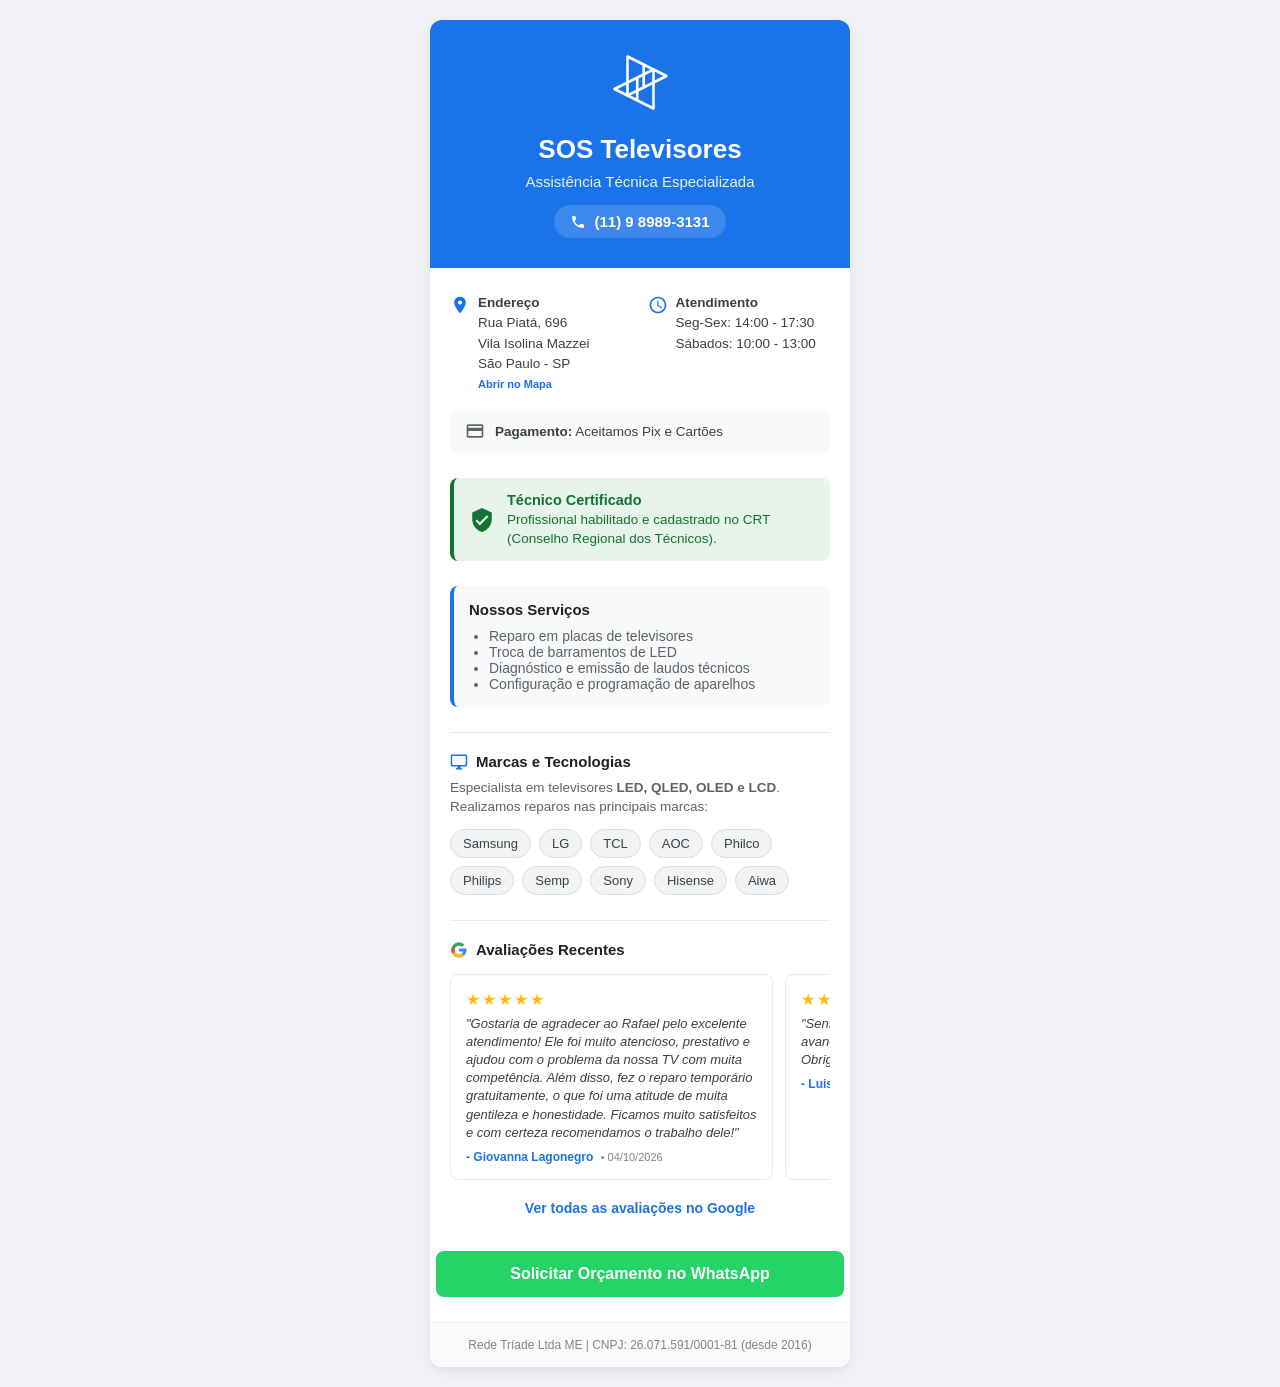
<file: index.html>
<!DOCTYPE html>
<html lang="pt-BR">
<head>
    <meta charset="UTF-8">
    <meta name="viewport" content="width=device-width, initial-scale=1.0">
    
    <!-- Meta Tags Básicas e para WhatsApp/Redes Sociais -->
    <title>SOS Televisores | Conserto e Assistência Técnica</title>
    <meta name="description" content="Assistência Técnica Especializada em televisores LED, QLED, OLED e LCD na Vila Isolina Mazzei, SP.">
    <meta property="og:title" content="SOS Televisores | Assistência Técnica">
    <meta property="og:description" content="Especialista em televisores LED, QLED, OLED e LCD. Reparo de placas, barramentos de LED e laudos técnicos.">
    <meta property="og:type" content="website">
    <!-- Quando você tiver uma imagem hospedada na internet, cole o link dela no content abaixo para aparecer no WhatsApp -->
    <meta property="og:image" content="https://i.imgur.com/link-da-sua-imagem.jpg">

    <style>
        body {
            font-family: -apple-system, BlinkMacSystemFont, "Segoe UI", Roboto, Helvetica, Arial, sans-serif;
            background-color: #f0f2f5;
            margin: 0;
            padding: 20px;
            display: flex;
            justify-content: center;
            align-items: center;
            min-height: 100vh;
        }
        .card {
            background: #ffffff;
            width: 100%;
            max-width: 420px;
            border-radius: 12px;
            box-shadow: 0 4px 12px rgba(0,0,0,0.08);
            overflow: hidden;
        }
        .header {
            background-color: #1a73e8;
            color: #ffffff;
            padding: 30px 20px;
            text-align: center;
        }
        
        /* Estilos do Logotipo em SVG */
        .logo-svg {
            width: 65px;
            height: 65px;
            margin-bottom: 15px;
        }
        
        .header h1 {
            margin: 0;
            font-size: 26px;
            font-weight: 600;
        }
        .header p {
            margin: 8px 0 0;
            font-size: 15px;
            opacity: 0.9;
        }
        
        /* Estilo para o telefone no cabeçalho */
        .header-phone {
            display: inline-flex;
            align-items: center;
            margin-top: 15px;
            color: #ffffff;
            text-decoration: none;
            font-size: 15px;
            font-weight: 600;
            background-color: rgba(255, 255, 255, 0.15);
            padding: 8px 16px;
            border-radius: 20px;
            transition: background-color 0.2s;
        }
        .header-phone:hover {
            background-color: rgba(255, 255, 255, 0.25);
        }
        .header-phone svg {
            width: 16px;
            height: 16px;
            fill: #ffffff;
            margin-right: 8px;
        }

        .content {
            padding: 25px 20px;
        }
        
        /* Layout de colunas para Endereço e Horário */
        .info-columns {
            display: flex;
            justify-content: space-between;
            gap: 15px;
            margin-bottom: 15px;
        }
        .info-col {
            flex: 1;
            display: flex;
            align-items: flex-start;
            font-size: 13.5px;
            color: #3c4043;
            line-height: 1.5;
        }
        .info-col svg {
            width: 20px;
            height: 20px;
            margin-right: 8px;
            fill: #1a73e8;
            flex-shrink: 0;
            margin-top: 2px;
        }
        
        /* Estilo interativo para o link de endereço */
        .address-link {
            color: inherit;
            text-decoration: none;
            transition: color 0.2s;
            display: inline-block;
        }
        .address-link:hover {
            color: #1a73e8;
        }
        .link-hint {
            font-size: 11px;
            color: #1a73e8;
            display: block;
            margin-top: 2px;
            font-weight: 600;
        }

        /* Seção de Pagamento */
        .payment-info {
            display: flex;
            align-items: center;
            font-size: 13.5px;
            color: #3c4043;
            background-color: #f8f9fa;
            padding: 12px 15px;
            border-radius: 8px;
            margin-bottom: 25px;
        }
        .payment-info svg {
            width: 20px;
            height: 20px;
            fill: #5f6368;
            margin-right: 10px;
            flex-shrink: 0;
        }

        /* Selo de Credibilidade - CRT */
        .credibility-badge {
            display: flex;
            align-items: center;
            background-color: #e6f4ea;
            padding: 12px 15px;
            border-radius: 8px;
            margin-bottom: 25px;
            border-left: 4px solid #137333;
        }
        .credibility-badge svg {
            width: 26px;
            height: 26px;
            fill: #137333;
            margin-right: 12px;
            flex-shrink: 0;
        }
        .credibility-badge div {
            font-size: 13.5px;
            color: #137333;
            line-height: 1.4;
        }
        .credibility-badge strong {
            font-size: 14.5px;
        }

        .services {
            background-color: #f8f9fa;
            padding: 15px;
            border-radius: 8px;
            margin-top: 10px;
            border-left: 4px solid #1a73e8;
        }
        .services h3 {
            margin: 0 0 10px;
            font-size: 15px;
            color: #202124;
        }
        .services ul {
            margin: 0;
            padding: 0 0 0 20px;
            font-size: 14px;
            color: #5f6368;
        }

        /* Seção de Marcas e Tecnologias (Nuvem de Tags) */
        .brands {
            margin-top: 25px;
            padding-top: 20px;
            border-top: 1px solid #e8eaed;
        }
        .brands h3 {
            margin: 0 0 8px;
            font-size: 15px;
            color: #202124;
            display: flex;
            align-items: center;
        }
        .brands h3 svg {
            width: 18px;
            height: 18px;
            margin-right: 8px;
            fill: #1a73e8;
        }
        .brands p {
            font-size: 13.5px;
            color: #5f6368;
            margin: 0 0 12px;
            line-height: 1.4;
        }
        .tags-container {
            display: flex;
            flex-wrap: wrap;
            gap: 8px;
        }
        .tag {
            background-color: #f1f3f4;
            color: #3c4043;
            padding: 6px 12px;
            border-radius: 16px;
            font-size: 13px;
            font-weight: 500;
            border: 1px solid #dadce0;
        }
        
        .reviews {
            margin-top: 25px;
            padding-top: 20px;
            border-top: 1px solid #e8eaed;
        }
        .reviews h3 {
            margin: 0 0 15px;
            font-size: 15px;
            color: #202124;
            display: flex;
            align-items: center;
        }
        .reviews h3 svg {
            width: 18px;
            height: 18px;
            margin-right: 8px;
        }
        .carousel-container {
            display: flex;
            overflow-x: auto;
            scroll-snap-type: x mandatory;
            gap: 12px;
            padding-bottom: 15px;
            scrollbar-width: thin;
            scrollbar-color: #dadce0 transparent;
        }
        .carousel-container::-webkit-scrollbar {
            height: 6px;
        }
        .carousel-container::-webkit-scrollbar-track {
            background: transparent;
        }
        .carousel-container::-webkit-scrollbar-thumb {
            background-color: #dadce0;
            border-radius: 10px;
        }
        .review-card {
            flex: 0 0 85%;
            scroll-snap-align: start;
            background-color: #ffffff;
            border: 1px solid #e8eaed;
            padding: 15px;
            border-radius: 8px;
            box-sizing: border-box;
        }
        .stars {
            color: #fbbc04;
            font-size: 16px;
            letter-spacing: 2px;
            margin-bottom: 6px;
        }
        .review-text {
            font-size: 13px;
            color: #3c4043;
            margin: 0 0 8px;
            font-style: italic;
            line-height: 1.4;
        }
        .review-author {
            font-size: 12px;
            color: #1a73e8;
            font-weight: 600;
        }
        .review-date {
            color: #80868b;
            font-weight: normal;
            font-size: 11px;
            margin-left: 4px;
        }
        .btn-maps {
            display: block;
            text-align: center;
            font-size: 14px;
            color: #1a73e8;
            text-decoration: none;
            margin-top: 5px;
            font-weight: 600;
        }
        .btn-maps:hover {
            text-decoration: underline;
        }

        .btn-whatsapp {
            display: block;
            width: calc(100% - 40px);
            margin: 10px auto 25px;
            background-color: #25D366;
            color: white;
            text-align: center;
            padding: 14px;
            border-radius: 8px;
            text-decoration: none;
            font-weight: bold;
            font-size: 16px;
            transition: background-color 0.2s;
        }
        .btn-whatsapp:hover {
            background-color: #128C7E;
        }
        .footer {
            text-align: center;
            font-size: 12px;
            color: #80868b;
            padding: 15px;
            border-top: 1px solid #e8eaed;
            background-color: #fafafa;
        }
    </style>
</head>
<body>

<div class="card">
    <div class="header">
        <!-- Logotipo Geométrico desenhado em código -->
        <svg viewBox="0 0 100 100" class="logo-svg" xmlns="http://www.w3.org/2000/svg">
            <g stroke="#ffffff" stroke-width="4" stroke-linecap="round" stroke-linejoin="round" fill="none">
                <!-- Triângulo apontando para direita -->
                <polygon points="30,10 90,40 30,70" />
                <!-- Triângulo apontando para esquerda -->
                <polygon points="70,30 10,60 70,90" />
                <!-- Linha no centro do triângulo da direita -->
                <line x1="55" y1="25" x2="55" y2="55" />
                <!-- Linha no centro do triângulo da esquerda -->
                <line x1="45" y1="45" x2="45" y2="75" />
            </g>
        </svg>
        
        <h1>SOS Televisores</h1>
        <p>Assistência Técnica Especializada</p>
        
        <!-- Botão de Telefone no Cabeçalho (SVG Branco) -->
        <a href="https://wa.me/5511989893131?text=Olá,%20preciso%20de%20um%20orçamento%20para%20minha%20TV!" target="_blank" class="header-phone">
            <svg viewBox="0 0 24 24"><path d="M6.62 10.79c1.44 2.83 3.76 5.14 6.59 6.59l2.2-2.2c.27-.27.67-.36 1.02-.24 1.12.37 2.33.57 3.57.57.55 0 1 .45 1 1V20c0 .55-.45 1-1 1-9.39 0-17-7.61-17-17 0-.55.45-1 1-1h3.5c.55 0 1 .45 1 1 0 1.25.2 2.45.57 3.57.11.35.03.74-.25 1.02l-2.2 2.2z"/></svg>
            (11) 9 8989-3131
        </a>
    </div>
    
    <div class="content">
        
        <!-- Colunas: Endereço (Esquerda) e Horário (Direita) -->
        <div class="info-columns">
            <div class="info-col">
                <svg viewBox="0 0 24 24"><path d="M12 2C8.13 2 5 5.13 5 9c0 5.25 7 13 7 13s7-7.75 7-13c0-3.87-3.13-7-7-7zm0 9.5c-1.38 0-2.5-1.12-2.5-2.5s1.12-2.5 2.5-2.5 2.5 1.12 2.5 2.5-1.12 2.5-2.5 2.5z"/></svg>
                <div>
                    <!-- Endereço agora é um link interativo para o Google Maps -->
                    <a href="https://maps.google.com/?q=Rua+Piatá,+696,+Vila+Isolina+Mazzei,+São+Paulo" target="_blank" class="address-link">
                        <strong>Endereço</strong><br>
                        Rua Piatá, 696<br>
                        Vila Isolina Mazzei<br>
                        São Paulo - SP
                        <span class="link-hint">Abrir no Mapa</span>
                    </a>
                </div>
            </div>

            <div class="info-col">
                <svg viewBox="0 0 24 24"><path d="M11.99 2C6.47 2 2 6.48 2 12s4.47 10 9.99 10C17.52 22 22 17.52 22 12S17.52 2 11.99 2zM12 20c-4.42 0-8-3.58-8-8s3.58-8 8-8 8 3.58 8 8-3.58 8-8 8zm.5-13H11v6l5.25 3.15.75-1.23-4.5-2.67z"/></svg>
                <div>
                    <strong>Atendimento</strong><br>
                    Seg-Sex: 14:00 - 17:30<br>
                    Sábados: 10:00 - 13:00
                </div>
            </div>
        </div>

        <!-- Opções de Pagamento -->
        <div class="payment-info">
            <svg viewBox="0 0 24 24"><path d="M20 4H4c-1.11 0-1.99.89-1.99 2L2 18c0 1.11.89 2 2 2h16c1.11 0 2-.89 2-2V6c0-1.11-.89-2-2-2zm0 14H4v-6h16v6zm0-10H4V6h16v2z"/></svg>
            <div>
                <strong>Pagamento:</strong> Aceitamos Pix e Cartões
            </div>
        </div>

        <!-- Selo de Credibilidade / CRT -->
        <div class="credibility-badge">
            <svg viewBox="0 0 24 24"><path d="M12 1L3 5v6c0 5.55 3.84 10.74 9 12 5.16-1.26 9-6.45 9-12V5l-9-4zm-2 16l-4-4 1.41-1.41L10 14.17l6.59-6.59L18 9l-8 8z"/></svg>
            <div>
                <strong>Técnico Certificado</strong><br>
                Profissional habilitado e cadastrado no CRT (Conselho Regional dos Técnicos).
            </div>
        </div>

        <!-- Especialidades -->
        <div class="services">
            <h3>Nossos Serviços</h3>
            <ul>
                <li>Reparo em placas de televisores</li>
                <li>Troca de barramentos de LED</li>
                <li>Diagnóstico e emissão de laudos técnicos</li>
                <li>Configuração e programação de aparelhos</li>
            </ul>
        </div>

        <!-- Marcas e Tecnologias (Nuvem de Tags) -->
        <div class="brands">
            <h3>
                <svg viewBox="0 0 24 24"><path d="M21 2H3c-1.1 0-2 .9-2 2v12c0 1.1.9 2 2 2h7v2H8v2h8v-2h-2v-2h7c1.1 0 2-.9 2-2V4c0-1.1-.9-2-2-2zm0 14H3V4h18v12z"/></svg>
                Marcas e Tecnologias
            </h3>
            <p>Especialista em televisores <strong>LED, QLED, OLED e LCD</strong>. Realizamos reparos nas principais marcas:</p>
            <div class="tags-container">
                <span class="tag">Samsung</span>
                <span class="tag">LG</span>
                <span class="tag">TCL</span>
                <span class="tag">AOC</span>
                <span class="tag">Philco</span>
                <span class="tag">Philips</span>
                <span class="tag">Semp</span>
                <span class="tag">Sony</span>
                <span class="tag">Hisense</span>
                <span class="tag">Aiwa</span>
            </div>
        </div>

        <!-- Avaliações do Google Maps -->
        <div class="reviews">
            <h3>
                <svg viewBox="0 0 48 48" style="fill: currentColor;"><path fill="#4285F4" d="M43.611,20.083H42V20H24v8h11.303c-1.649,4.657-6.08,8-11.303,8c-6.627,0-12-5.373-12-12c0-6.627,5.373-12,12-12c3.059,0,5.842,1.154,7.961,3.039l5.657-5.657C34.046,6.053,29.268,4,24,4C12.955,4,4,12.955,4,24c0,11.045,8.955,20,20,20c11.045,0,20-8.955,20-20C44,22.659,43.862,21.35,43.611,20.083z"/><path fill="#34A853" d="M6.306,14.691l6.571,4.819C14.655,15.108,18.961,12,24,12c3.059,0,5.842,1.154,7.961,3.039l5.657-5.657C34.046,6.053,29.268,4,24,4C16.318,4,9.656,8.337,6.306,14.691z"/><path fill="#FBBC05" d="M24,44c5.166,0,9.86-1.977,13.409-5.192l-6.19-5.238C29.211,35.091,26.715,36,24,36c-5.202,0-9.619-3.317-11.283-7.946l-6.522,5.025C9.505,39.556,16.227,44,24,44z"/><path fill="#EA4335" d="M12.717,28.054C12.244,26.756,12,25.405,12,24c0-1.402,0.244-2.753,0.716-4.049L6.194,14.85C4.434,17.61,3.404,20.73,3.404,24c0,3.342,1.066,6.536,2.894,9.351L12.717,28.054z"/></svg>
                Avaliações Recentes
            </h3>
            
            <div class="carousel-container">
                <div class="review-card">
                    <div class="stars">★★★★★</div>
                    <p class="review-text">"Gostaria de agradecer ao Rafael pelo excelente atendimento! Ele foi muito atencioso, prestativo e ajudou com o problema da nossa TV com muita competência. Além disso, fez o reparo temporário gratuitamente, o que foi uma atitude de muita gentileza e honestidade. Ficamos muito satisfeitos e com certeza recomendamos o trabalho dele!"</p>
                    <div class="review-author">- Giovanna Lagonegro <span class="review-date">• 04/10/2026</span></div>
                </div>

                <div class="review-card">
                    <div class="stars">★★★★★</div>
                    <p class="review-text">"Sensacional. Uma atenção ímpar, conhecimento avançado, rapidez e preço justo. Me tornei cliente. Obrigado, Rafael!"</p>
                    <div class="review-author">- Luis Collicchio <span class="review-date">• 30/09/2026</span></div>
                </div>

                <div class="review-card">
                    <div class="stars">★★★★★</div>
                    <p class="review-text">"RECOMENDO DE OLHOS FECHADOS! Rafael é muito honesto, rápido, de conhecimento ímpar, sem enrolação. Veio em casa, arrumou a tv sem inventar defeitos, esclareceu direitinho, pontual. Podem chamar com confiança, nota 1000!!!"</p>
                    <div class="review-author">- Cris Brida <span class="review-date">• 05/02/2026</span></div>
                </div>
                
                <div class="review-card">
                    <div class="stars">★★★★★</div>
                    <p class="review-text">"Ótimo atendimento, Rapidez, eficiência e segurança foi o que senti ao usar os serviços da SOS Televisores."</p>
                    <div class="review-author">- Rosana maria Silva <span class="review-date">• 01/10/2026</span></div>
                </div>
            </div>

            <a href="https://maps.app.goo.gl/bGTUkomxiXrhBNgo8" target="_blank" class="btn-maps">Ver todas as avaliações no Google</a>
        </div>
    </div>

    <a href="https://wa.me/5511989893131?text=Olá,%20preciso%20de%20um%20orçamento%20para%20minha%20TV!" target="_blank" class="btn-whatsapp">
        Solicitar Orçamento no WhatsApp
    </a>
    
    <div class="footer">
        Rede Tríade Ltda ME | CNPJ: 26.071.591/0001-81 (desde 2016)
    </div>
</div>

</body>
</html>
</file>
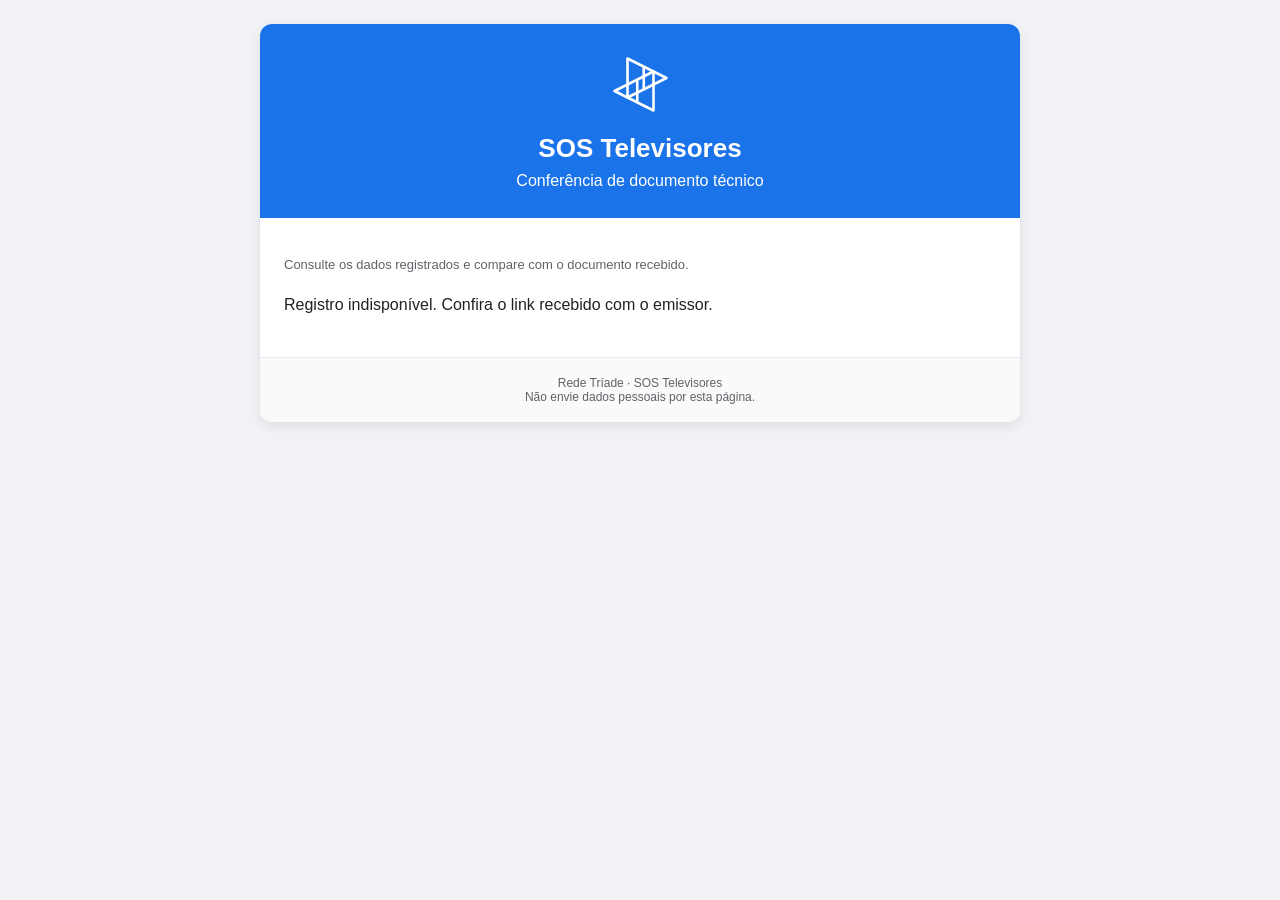
<file: autenticar/index.html>
<!doctype html>
<html lang="pt-BR">
<head>
  <meta charset="utf-8">
  <meta name="viewport" content="width=device-width, initial-scale=1">
  <meta name="robots" content="noindex,nofollow,noarchive">
  <meta name="referrer" content="no-referrer">
  <meta http-equiv="Content-Security-Policy" content="default-src 'none'; script-src 'self'; style-src 'self'; connect-src 'self'; img-src 'self' data:; base-uri 'none'; form-action 'none'">
  <title>SOS Televisores | Conferência de laudo</title>
  <link rel="stylesheet" href="styles.css">
  <script src="config.js" defer></script>
  <script src="core.js" defer></script>
  <script src="app.js" defer></script>
</head>
<body>
<main class="card">
  <header class="header">
    <svg viewBox="0 0 100 100" class="logo-svg" aria-hidden="true"><g stroke="currentColor" stroke-width="4" stroke-linecap="round" stroke-linejoin="round" fill="none"><polygon points="30,10 90,40 30,70"/><polygon points="70,30 10,60 70,90"/><path d="M55 25v30M45 45v30"/></g></svg>
    <h1>SOS Televisores</h1><p>Conferência de documento técnico</p>
  </header>
  <div class="content">
    <p id="record-kind" class="notice">Consulte os dados registrados e compare com o documento recebido.</p>
    <p id="message" role="status" aria-live="polite">Preparando consulta…</p>
    <button id="retry" class="button" type="button" hidden>Tentar novamente</button>
    <section id="gateway" hidden><p>Confira o nome, os valores e os demais dados do laudo. A consulta será aberta no serviço Google da SOS Televisores, sem cadastro.</p><a id="open-viewer" class="button" rel="noreferrer noopener">Conferir laudo</a></section>
    <section id="result" hidden aria-label="Dados registrados">
      <p id="status" class="status"></p>
      <p class="notice">Compare estas informações com o PDF ou impresso recebido. Se houver diferença no nome, nos valores ou em qualquer outro dado, entre em contato com a SOS Televisores.</p>
      <div class="comparison"><span>Cliente registrado</span><strong id="comparison-name"></strong><span>Total declarado na emissão</span><strong id="comparison-total" class="comparison-total"></strong></div>
      <h2>Identificação do documento</h2><dl id="identity"></dl>
      <h2>Equipamento</h2><dl id="equipment"></dl>
      <h2>Diagnóstico / descrição técnica</h2><p id="technical" class="prewrap"></p>
      <h2>Peças e valores declarados</h2><div class="table-scroll"><table><caption>Composição registrada na emissão</caption><thead><tr><th>Qtd.</th><th>Peça</th><th>Código</th><th>Unitário</th><th>Subtotal</th></tr></thead><tbody id="parts"></tbody></table></div>
      <dl id="totals"></dl><p id="empty-parts" hidden>Sem peças registradas nesta emissão.</p>
      <p class="notice">O link permite acesso aos dados exibidos. Compartilhe somente com quem precisa conferir o documento.</p>
    </section>
    <noscript>Ative JavaScript para conferir a assinatura e consultar este protótipo.</noscript>
  </div>
  <footer>Rede Tríade · SOS Televisores<br>Não envie dados pessoais por esta página.</footer>
</main>
</body></html>
</file>
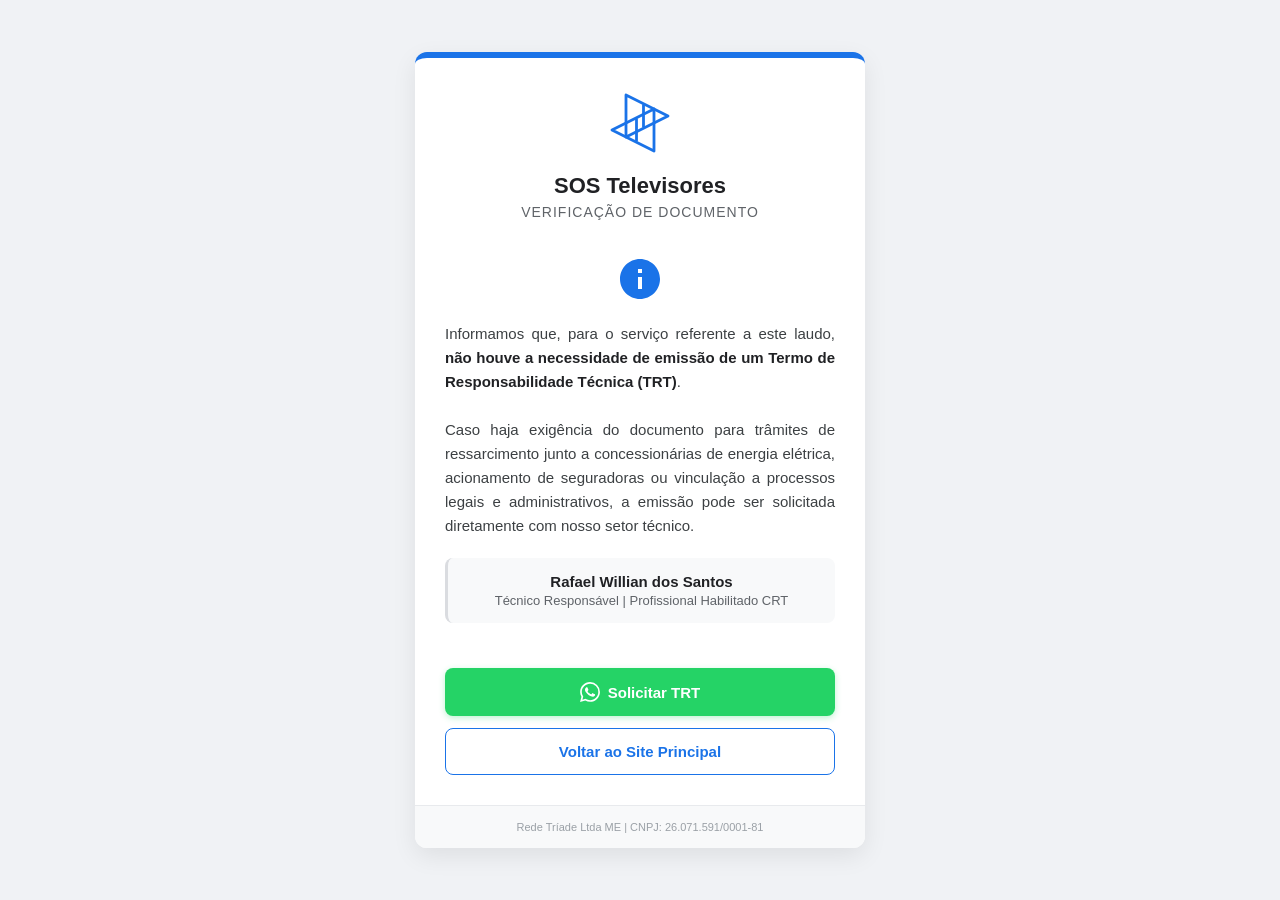
<file: trt/index.html>
<!DOCTYPE html>
<html lang="pt-BR">
<head>
    <meta charset="UTF-8">
    <meta name="viewport" content="width=device-width, initial-scale=1.0">
    <title>Validação de Laudo Técnico | SOS Televisores</title>
    
    <style>
        body {
            font-family: -apple-system, BlinkMacSystemFont, "Segoe UI", Roboto, Helvetica, Arial, sans-serif;
            background-color: #f0f2f5;
            margin: 0;
            padding: 15px;
            display: flex;
            justify-content: center;
            align-items: center;
            min-height: 100vh;
            box-sizing: border-box;
        }
        
        .document-card {
            background: #ffffff;
            width: 100%;
            max-width: 450px;
            border-radius: 12px;
            box-shadow: 0 8px 24px rgba(0,0,0,0.08);
            overflow: hidden;
            border-top: 6px solid #1a73e8;
            display: flex;
            flex-direction: column;
        }
        
        .header {
            padding: 30px 20px 15px;
            text-align: center;
        }
        
        /* Logotipo com cor invertida para fundo branco */
        .logo-svg {
            width: 70px;
            height: 70px;
            margin: 0 auto 15px;
            display: block;
        }
        
        .header h1 {
            margin: 0;
            font-size: 22px;
            color: #202124;
            font-weight: 600;
        }
        
        .header p {
            margin: 5px 0 0;
            font-size: 14px;
            color: #5f6368;
            text-transform: uppercase;
            letter-spacing: 1px;
        }
        
        .content {
            padding: 20px 30px;
            text-align: center;
        }
        
        .icon-status {
            width: 48px;
            height: 48px;
            fill: #1a73e8;
            margin-bottom: 15px;
        }
        
        .technical-message {
            font-size: 15px;
            color: #3c4043;
            line-height: 1.6;
            margin: 0 0 20px;
            text-align: justify;
        }

        .technical-message strong {
            color: #202124;
        }
        
        .signature-block {
            background-color: #f8f9fa;
            border-radius: 8px;
            padding: 15px;
            margin-bottom: 25px;
            text-align: center;
            border-left: 3px solid #dadce0;
        }
        
        .signature-block .name {
            font-weight: 600;
            color: #202124;
            font-size: 15px;
            margin: 0 0 3px;
        }
        
        .signature-block .title {
            font-size: 13px;
            color: #5f6368;
            margin: 0;
        }

        .action-buttons {
            display: flex;
            flex-direction: column;
            gap: 12px;
            padding: 0 30px 30px;
        }
        
        .btn {
            display: flex;
            justify-content: center;
            align-items: center;
            width: 100%;
            padding: 14px;
            border-radius: 8px;
            text-decoration: none;
            font-weight: 600;
            font-size: 15px;
            transition: all 0.2s ease;
            box-sizing: border-box;
        }
        
        .btn-whatsapp {
            background-color: #25D366;
            color: white;
            box-shadow: 0 2px 6px rgba(37, 211, 102, 0.3);
        }
        
        .btn-whatsapp:hover {
            background-color: #128C7E;
        }
        
        .btn-whatsapp svg {
            width: 20px;
            height: 20px;
            fill: currentColor;
            margin-right: 8px;
        }

        .btn-site {
            background-color: #ffffff;
            color: #1a73e8;
            border: 1px solid #1a73e8;
        }
        
        .btn-site:hover {
            background-color: #f4f8fe;
        }
        
        .footer-note {
            text-align: center;
            font-size: 11px;
            color: #9aa0a6;
            padding: 15px;
            background-color: #f8f9fa;
            border-top: 1px solid #e8eaed;
        }

        /* Ajustes para telas muito pequenas */
        @media (max-width: 380px) {
            .content, .action-buttons {
                padding-left: 20px;
                padding-right: 20px;
            }
            .header h1 {
                font-size: 20px;
            }
            .technical-message {
                font-size: 14px;
            }
        }
    </style>
</head>
<body>

<div class="document-card">
    <div class="header">
        <!-- Logotipo Geométrico adaptado (Azul) -->
        <svg viewBox="0 0 100 100" class="logo-svg" xmlns="http://www.w3.org/2000/svg">
            <g stroke="#1a73e8" stroke-width="4" stroke-linecap="round" stroke-linejoin="round" fill="none">
                <polygon points="30,10 90,40 30,70" />
                <polygon points="70,30 10,60 70,90" />
                <line x1="55" y1="25" x2="55" y2="55" />
                <line x1="45" y1="45" x2="45" y2="75" />
            </g>
        </svg>
        <h1>SOS Televisores</h1>
        <p>Verificação de Documento</p>
    </div>
    
    <div class="content">
        <!-- Ícone de Informação Técnica -->
        <svg viewBox="0 0 24 24" class="icon-status" xmlns="http://www.w3.org/2000/svg">
            <path d="M12 2C6.48 2 2 6.48 2 12s4.48 10 10 10 10-4.48 10-10S17.52 2 12 2zm1 15h-2v-6h2v6zm0-8h-2V7h2v2z"/>
        </svg>

        <p class="technical-message">
            Informamos que, para o serviço referente a este laudo, <strong>não houve a necessidade de emissão de um Termo de Responsabilidade Técnica (TRT)</strong>.
            <br><br>
            Caso haja exigência do documento para trâmites de ressarcimento junto a concessionárias de energia elétrica, acionamento de seguradoras ou vinculação a processos legais e administrativos, a emissão pode ser solicitada diretamente com nosso setor técnico.
        </p>

        <div class="signature-block">
            <p class="name">Rafael Willian dos Santos</p>
            <p class="title">Técnico Responsável | Profissional Habilitado CRT</p>
        </div>
    </div>

    <div class="action-buttons">
        <!-- Link do WhatsApp já com texto pré-definido para solicitar o TRT -->
        <a href="https://wa.me/5511989893131?text=Olá,%20acessei%20o%20QR%20Code%20do%20meu%20laudo%20e%20gostaria%20de%20solicitar%20a%20emissão%20do%20TRT%20para%20o%20meu%20caso." target="_blank" class="btn btn-whatsapp">
            <svg viewBox="0 0 24 24"><path d="M17.472 14.382c-.297-.149-1.758-.867-2.03-.967-.273-.099-.471-.148-.67.15-.197.297-.767.966-.94 1.164-.173.199-.347.223-.644.075-.297-.15-1.255-.463-2.39-1.475-.883-.788-1.48-1.761-1.653-2.059-.173-.297-.018-.458.13-.606.134-.133.298-.347.446-.52.149-.174.198-.298.298-.497.099-.198.05-.371-.025-.52-.075-.149-.669-1.612-.916-2.207-.242-.579-.487-.5-.669-.51a12.8 12.8 0 0 0-.57-.01c-.198 0-.52.074-.792.372-.272.297-1.04 1.016-1.04 2.479 0 1.462 1.065 2.875 1.213 3.074.149.198 2.096 3.2 5.077 4.487.709.306 1.262.489 1.694.625.712.227 1.36.195 1.871.118.571-.085 1.758-.719 2.006-1.413.248-.694.248-1.289.173-1.413-.074-.124-.272-.198-.57-.347m-5.421 7.403h-.004a9.87 9.87 0 0 1-5.031-1.378l-.361-.214-3.741.982.998-3.648-.235-.374a9.86 9.86 0 0 1-1.51-5.26c.001-5.45 4.436-9.884 9.888-9.884 2.64 0 5.122 1.03 6.988 2.898a9.825 9.825 0 0 1 2.893 6.994c-.003 5.45-4.437 9.884-9.885 9.884m8.413-18.297A11.815 11.815 0 0 0 12.05 0C5.495 0 .16 5.335.157 11.892c0 2.096.547 4.142 1.588 5.945L.057 24l6.305-1.654a11.882 11.882 0 0 0 5.683 1.448h.005c6.554 0 11.89-5.335 11.893-11.893a11.821 11.821 0 0 0-3.48-8.413z"/></svg>
            Solicitar TRT
        </a>
        
        <a href="https://sostelevisores.com.br" class="btn btn-site">
            Voltar ao Site Principal
        </a>
    </div>
    
    <div class="footer-note">
        Rede Tríade Ltda ME | CNPJ: 26.071.591/0001-81
    </div>
</div>

</body>
</html>
</file>
<file: autenticar/styles.css>
:root{font-family:-apple-system,BlinkMacSystemFont,"Segoe UI",Roboto,Helvetica,Arial,sans-serif;color:#202124;background:#f0f2f5;font-synthesis:none}*{box-sizing:border-box}body{margin:0;padding:24px 12px;min-height:100vh;display:flex;justify-content:center;align-items:flex-start}.card{width:100%;max-width:760px;background:white;border-radius:12px;box-shadow:0 4px 12px #00000014;overflow:hidden}.header{background:#1a73e8;color:white;padding:28px 20px;text-align:center}.logo-svg{width:65px;height:65px;margin-bottom:12px}.header h1{font-size:26px;margin:0;font-weight:600}.header p{margin:8px 0 0}.content{padding:24px}.prototype{background:#fff4ce;color:#664d03;border-left:4px solid #bd8700;padding:12px;line-height:1.5;font-size:13px;font-weight:650}h2{font-size:17px;margin:24px 0 12px}dl{display:grid;grid-template-columns:minmax(100px,1fr) 2fr;gap:8px 12px;font-size:14px}dt{color:#5f6368}dd{margin:0;overflow-wrap:anywhere}.status{padding:14px;border-left:4px solid;border-radius:8px;font-weight:650}.valid{background:#e6f4ea;color:#137333}.replaced{background:#fff4ce;color:#664d03}.cancelled{background:#fce8e6;color:#a50e0e}.notice{font-size:13px;line-height:1.6;color:#5f6368}.prewrap{white-space:pre-wrap;overflow-wrap:anywhere;line-height:1.6;font-size:14px}.table-scroll{overflow:auto}table{border-collapse:collapse;font-size:13px;width:100%;min-width:510px}caption{text-align:left;color:#5f6368;margin-bottom:10px}td,th{padding:10px 8px;text-align:left;border-bottom:1px solid #e8eaed;overflow-wrap:anywhere}th{background:#f8f9fa}footer{text-align:center;font-size:12px;color:#5f6368;padding:18px;background:#fafafa;border-top:1px solid #e8eaed}.button{display:inline-block;padding:14px 18px;border-radius:8px;background:#1a73e8;color:white;text-decoration:none;font-weight:600}.button:focus-visible{outline:3px solid #202124;outline-offset:3px}[hidden]{display:none!important}@media(max-width:420px){.content{padding:18px}dl{grid-template-columns:1fr}dd{margin-bottom:8px}}
.comparison{display:grid;gap:8px;background:#f0f6ff;border:1px solid #d2e3fc;border-radius:8px;padding:18px;margin:18px 0;overflow-wrap:anywhere}.comparison span{font-size:13px;color:#5f6368}.comparison strong{font-size:20px}.comparison-total{color:#174ea6;font-variant-numeric:tabular-nums;margin-top:2px}.button{border:0;font:inherit;cursor:pointer;text-align:center;min-height:44px}#message{line-height:1.6;overflow-wrap:anywhere}.table-scroll{max-width:100%}.content{min-width:0}
@media(max-width:600px){table{display:block;min-width:0}caption{display:block}thead{position:absolute;width:1px;height:1px;overflow:hidden;clip-path:inset(50%)}tbody{display:block}tbody tr{display:block;margin:10px 0;border:1px solid #e8eaed;border-radius:8px;padding:6px}tbody td{display:grid;grid-template-columns:100px minmax(0,1fr);gap:8px;padding:8px 6px}tbody td::before{content:attr(data-label);color:#5f6368;font-weight:600}tbody td:last-child{border-bottom:0}}
</file>
